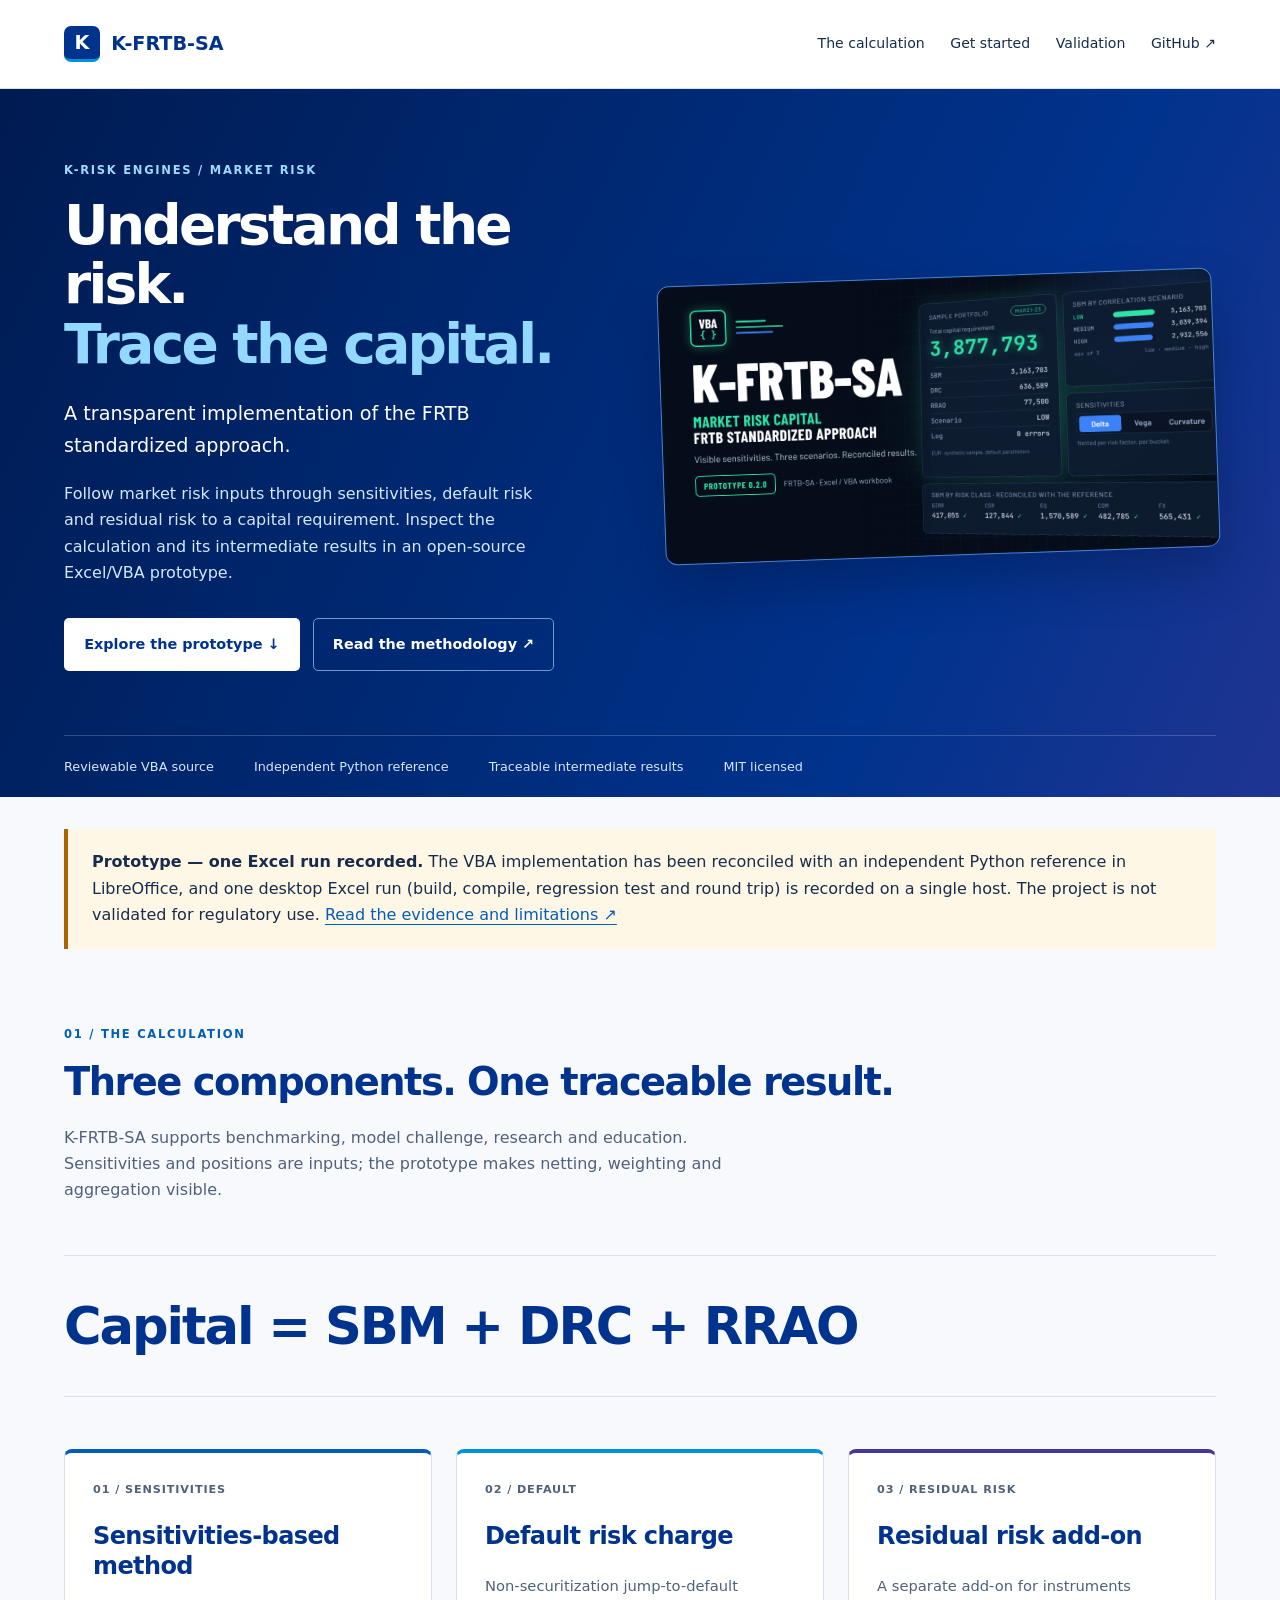
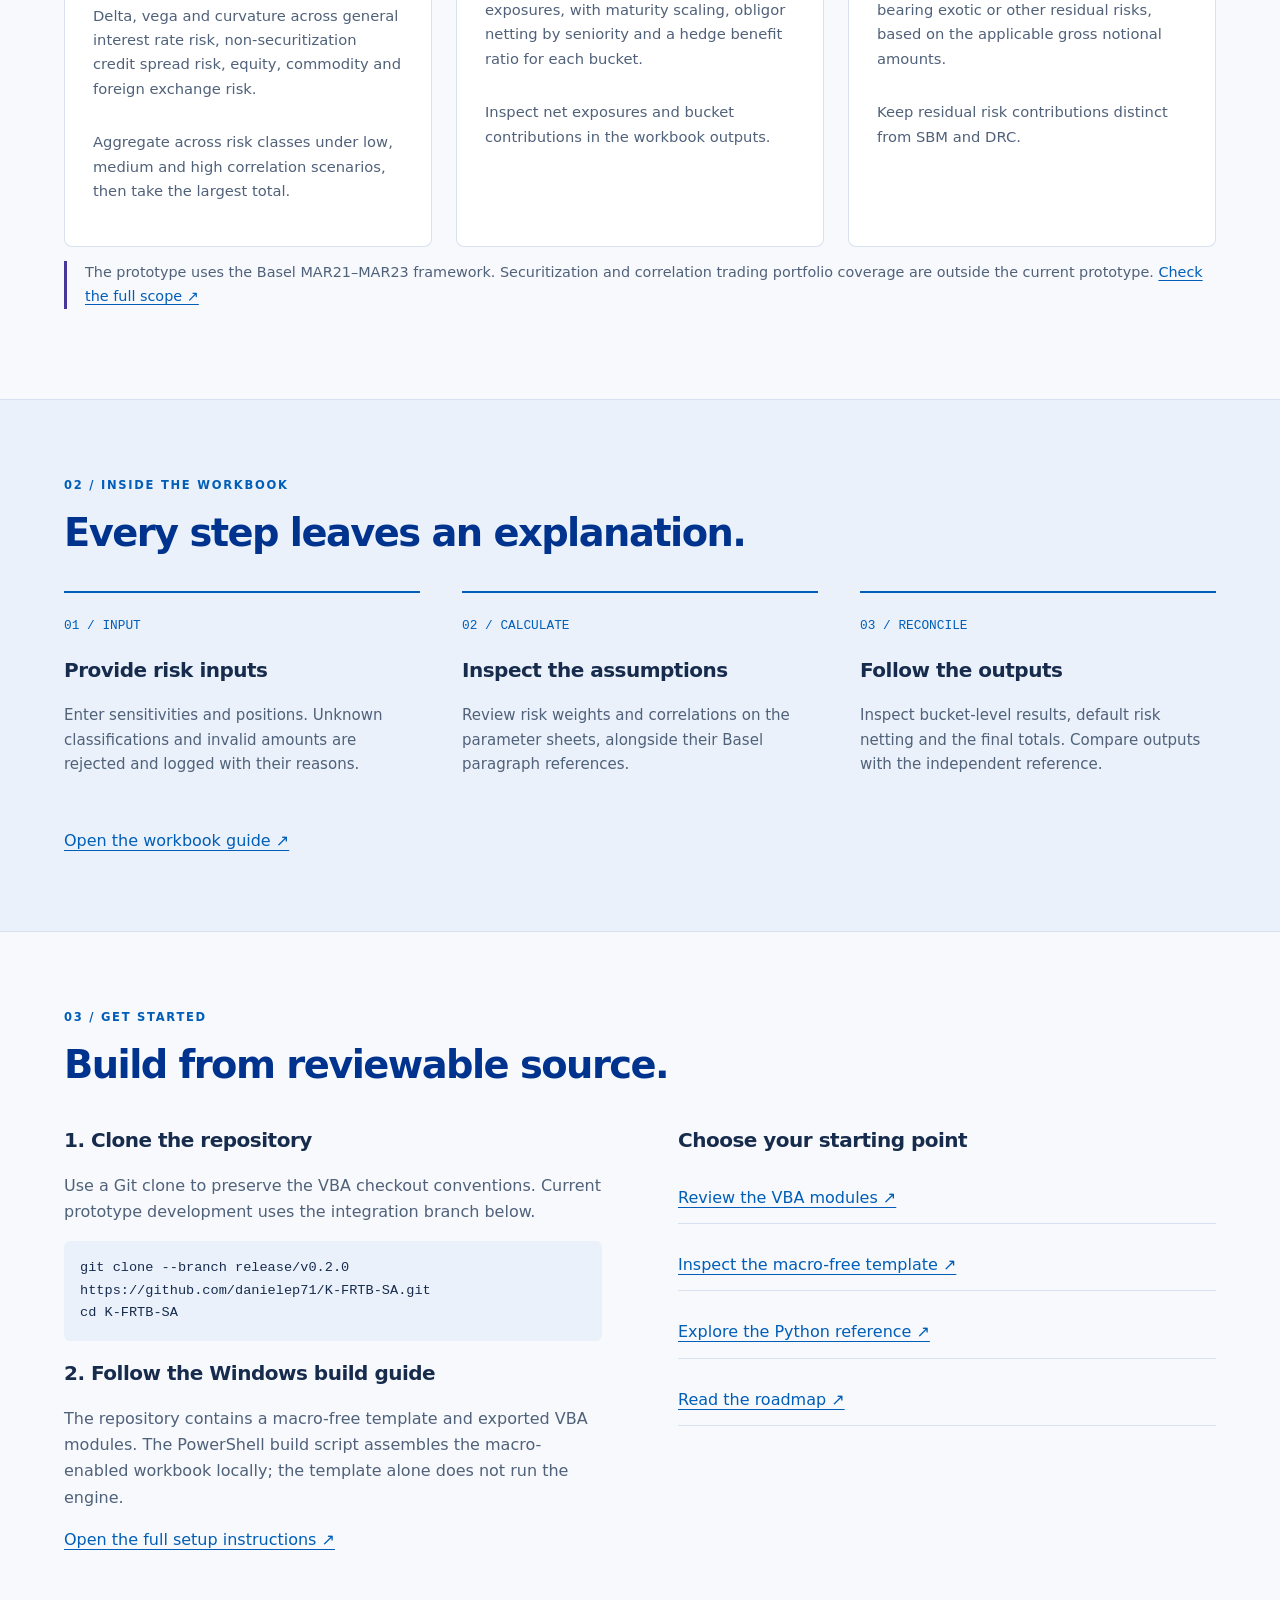
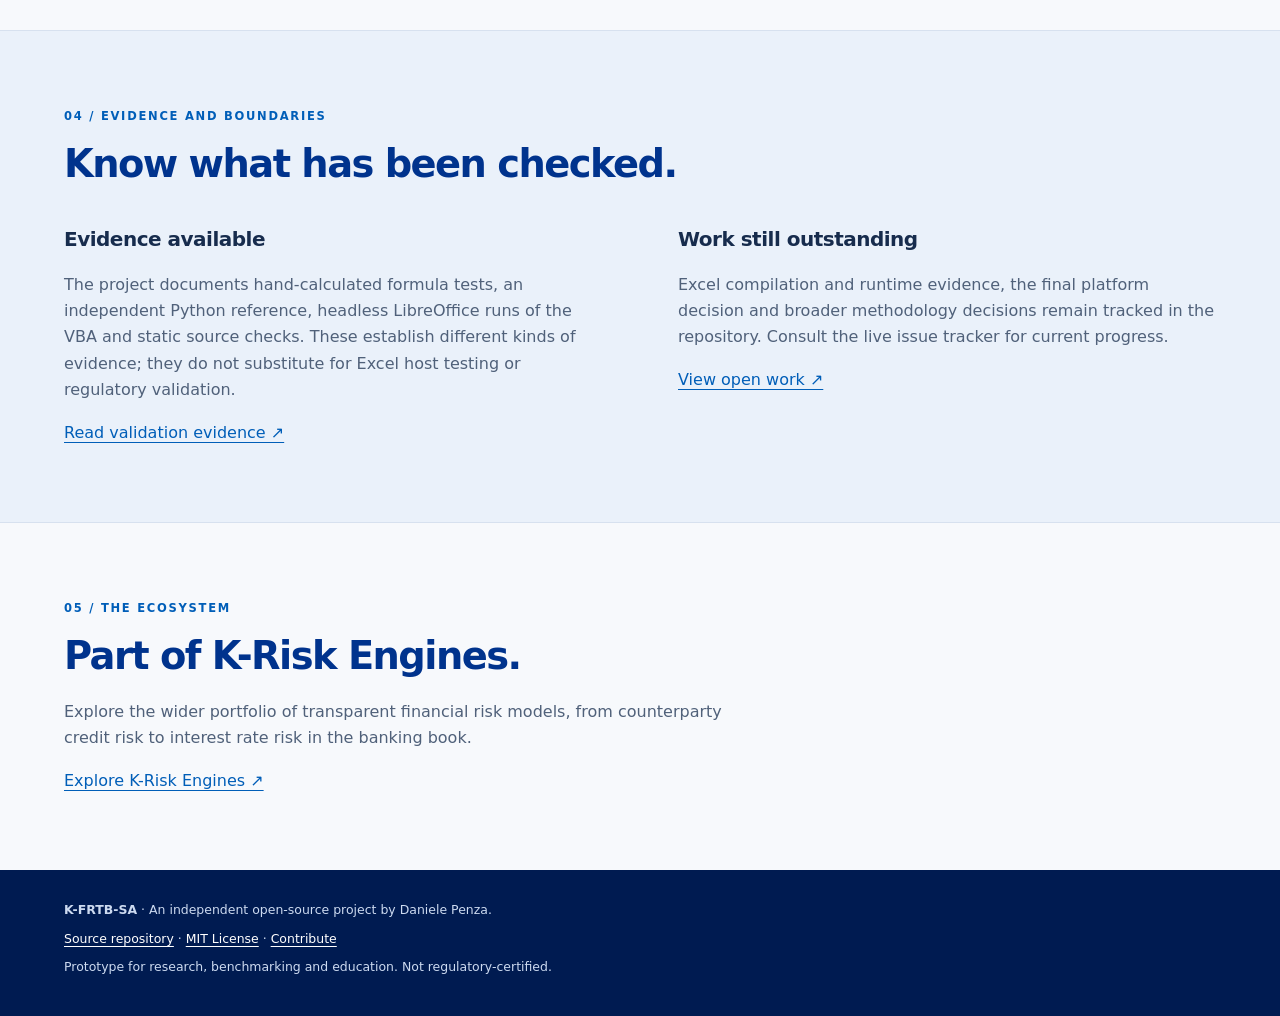
<file: index.html>
<!doctype html>
<html lang="en">
<head>
  <meta charset="utf-8">
  <meta name="viewport" content="width=device-width, initial-scale=1">
  <title>K-FRTB-SA — Traceable market risk capital</title>
  <meta name="description" content="Explore the K-FRTB-SA Excel/VBA prototype: transparent SBM, default risk charge and residual risk add-on, with independent Python reconciliation.">
  <meta name="theme-color" content="#00338d">
  <link rel="canonical" href="https://danielep71.github.io/K-FRTB-SA/">
  <meta property="og:type" content="website">
  <meta property="og:title" content="K-FRTB-SA — Traceable market risk capital">
  <meta property="og:description" content="Understand the inputs. Inspect the aggregation. Explain the capital. An open-source FRTB-SA prototype.">
  <meta property="og:url" content="https://danielep71.github.io/K-FRTB-SA/">
  <meta property="og:image" content="https://danielep71.github.io/K-FRTB-SA/docs/assets/FRTB_social_preview.png">
  <meta name="twitter:card" content="summary_large_image">
  <link rel="stylesheet" href="assets/site.css">
</head>
<body>
<a class="skip" href="#main">Skip to content</a>
<header><nav class="wrap" aria-label="Main navigation">
  <a class="brand" href="./"><span class="mark" aria-hidden="true">K</span> K-FRTB-SA</a>
  <div class="navlinks"><a href="#method">The calculation</a><a href="#start">Get started</a><a href="#evidence">Validation</a><a href="https://github.com/danielep71/K-FRTB-SA">GitHub ↗</a></div>
</nav></header>
<main id="main">
<section class="hero"><div class="wrap hero-grid">
  <div><p class="eyebrow">K-Risk Engines / Market risk</p>
    <h1>Understand the risk.<br><em>Trace the capital.</em></h1>
    <p class="lead">A transparent implementation of the FRTB standardized approach.</p>
    <p class="hero-copy">Follow market risk inputs through sensitivities, default risk and residual risk to a capital requirement. Inspect the calculation and its intermediate results in an open-source Excel/VBA prototype.</p>
    <div class="actions"><a class="button primary" href="#start">Explore the prototype ↓</a><a class="button ghost" href="https://github.com/danielep71/K-FRTB-SA/blob/main/docs/methodology.md">Read the methodology ↗</a></div>
  </div>
  <a class="hero-art" href="docs/assets/FRTB_social_preview.png"><img src="docs/assets/FRTB_social_preview.png" alt="Illustrative K-FRTB-SA sample portfolio: capital, correlation scenarios and risk-class contributions"></a>
</div><div class="wrap principles"><span>Reviewable VBA source</span><span>Independent Python reference</span><span>Traceable intermediate results</span><span>MIT licensed</span></div></section>
<div class="wrap">
  <aside class="status" aria-label="Prototype status"><p><strong>Prototype — one Excel run recorded.</strong> The VBA implementation has been reconciled with an independent Python reference in LibreOffice, and one desktop Excel run (build, compile, regression test and round trip) is recorded on a single host. The project is not validated for regulatory use. <a href="https://github.com/danielep71/K-FRTB-SA/blob/main/docs/validation.md">Read the evidence and limitations ↗</a></p></aside>
  <section id="method"><p class="eyebrow">01 / The calculation</p><h2>Three components. One traceable result.</h2>
    <p class="intro">K-FRTB-SA supports benchmarking, model challenge, research and education. Sensitivities and positions are inputs; the prototype makes netting, weighting and aggregation visible.</p>
    <p class="formula" aria-label="Capital equals SBM plus DRC plus RRAO">Capital = SBM + DRC + RRAO</p>
    <div class="cards three">
      <article class="card"><span class="category">01 / Sensitivities</span><h3>Sensitivities-based method</h3><p>Delta, vega and curvature across general interest rate risk, non-securitization credit spread risk, equity, commodity and foreign exchange risk.</p><p>Aggregate across risk classes under low, medium and high correlation scenarios, then take the largest total.</p></article>
      <article class="card"><span class="category">02 / Default</span><h3>Default risk charge</h3><p>Non-securitization jump-to-default exposures, with maturity scaling, obligor netting by seniority and a hedge benefit ratio for each bucket.</p><p>Inspect net exposures and bucket contributions in the workbook outputs.</p></article>
      <article class="card"><span class="category">03 / Residual risk</span><h3>Residual risk add-on</h3><p>A separate add-on for instruments bearing exotic or other residual risks, based on the applicable gross notional amounts.</p><p>Keep residual risk contributions distinct from SBM and DRC.</p></article>
    </div>
    <p class="note">The prototype uses the Basel MAR21–MAR23 framework. Securitization and correlation trading portfolio coverage are outside the current prototype. <a href="https://github.com/danielep71/K-FRTB-SA/blob/main/docs/SCOPE.md">Check the full scope ↗</a></p>
  </section>
</div>
<section class="tint"><div class="wrap"><p class="eyebrow">02 / Inside the workbook</p><h2>Every step leaves an explanation.</h2>
  <ol class="steps"><li><span class="number">01 / INPUT</span><h3>Provide risk inputs</h3><p>Enter sensitivities and positions. Unknown classifications and invalid amounts are rejected and logged with their reasons.</p></li><li><span class="number">02 / CALCULATE</span><h3>Inspect the assumptions</h3><p>Review risk weights and correlations on the parameter sheets, alongside their Basel paragraph references.</p></li><li><span class="number">03 / RECONCILE</span><h3>Follow the outputs</h3><p>Inspect bucket-level results, default risk netting and the final totals. Compare outputs with the independent reference.</p></li></ol>
  <a href="https://github.com/danielep71/K-FRTB-SA/blob/main/docs/workbook-guide.md">Open the workbook guide ↗</a>
</div></section>
<section id="start"><div class="wrap"><p class="eyebrow">03 / Get started</p><h2>Build from reviewable source.</h2>
  <div class="split"><div><h3>1. Clone the repository</h3><p>Use a Git clone to preserve the VBA checkout conventions. Current prototype development uses the integration branch below.</p><code class="code">git clone --branch release/v0.2.0 https://github.com/danielep71/K-FRTB-SA.git
cd K-FRTB-SA</code><h3>2. Follow the Windows build guide</h3><p>The repository contains a macro-free template and exported VBA modules. The PowerShell build script assembles the macro-enabled workbook locally; the template alone does not run the engine.</p><a href="https://github.com/danielep71/K-FRTB-SA/blob/main/README.md#quick-start">Open the full setup instructions ↗</a></div>
  <div><h3>Choose your starting point</h3><p class="resource"><a href="https://github.com/danielep71/K-FRTB-SA/tree/main/src/modules">Review the VBA modules ↗</a></p><p class="resource"><a href="https://github.com/danielep71/K-FRTB-SA/blob/main/src/workbook/FRTB_Template.xlsx">Inspect the macro-free template ↗</a></p><p class="resource"><a href="https://github.com/danielep71/K-FRTB-SA/blob/main/tests/frtb_reference.py">Explore the Python reference ↗</a></p><p class="resource"><a href="https://github.com/danielep71/K-FRTB-SA/blob/main/docs/ROADMAP.md">Read the roadmap ↗</a></p></div></div>
</div></section>
<section class="tint" id="evidence"><div class="wrap"><p class="eyebrow">04 / Evidence and boundaries</p><h2>Know what has been checked.</h2><div class="split">
  <div><h3>Evidence available</h3><p>The project documents hand-calculated formula tests, an independent Python reference, headless LibreOffice runs of the VBA and static source checks. These establish different kinds of evidence; they do not substitute for Excel host testing or regulatory validation.</p><a href="https://github.com/danielep71/K-FRTB-SA/blob/main/docs/validation.md">Read validation evidence ↗</a></div>
  <div><h3>Work still outstanding</h3><p>Excel compilation and runtime evidence, the final platform decision and broader methodology decisions remain tracked in the repository. Consult the live issue tracker for current progress.</p><a href="https://github.com/danielep71/K-FRTB-SA/issues">View open work ↗</a></div>
</div></div></section>
<section><div class="wrap"><p class="eyebrow">05 / The ecosystem</p><h2>Part of K-Risk Engines.</h2><p class="intro">Explore the wider portfolio of transparent financial risk models, from counterparty credit risk to interest rate risk in the banking book.</p><a href="https://danielep71.github.io/K-Risk-Engines/">Explore K-Risk Engines ↗</a></div></section>
</main>
<footer><div class="wrap"><p><strong>K-FRTB-SA</strong> · An independent open-source project by Daniele Penza.</p><p><a href="https://github.com/danielep71/K-FRTB-SA">Source repository</a> · <a href="https://github.com/danielep71/K-FRTB-SA/blob/main/LICENSE">MIT License</a> · <a href="https://github.com/danielep71/K-FRTB-SA/blob/main/CONTRIBUTING.md">Contribute</a></p><p>Prototype for research, benchmarking and education. Not regulatory-certified.</p></div></footer>
</body>
</html>
</file>
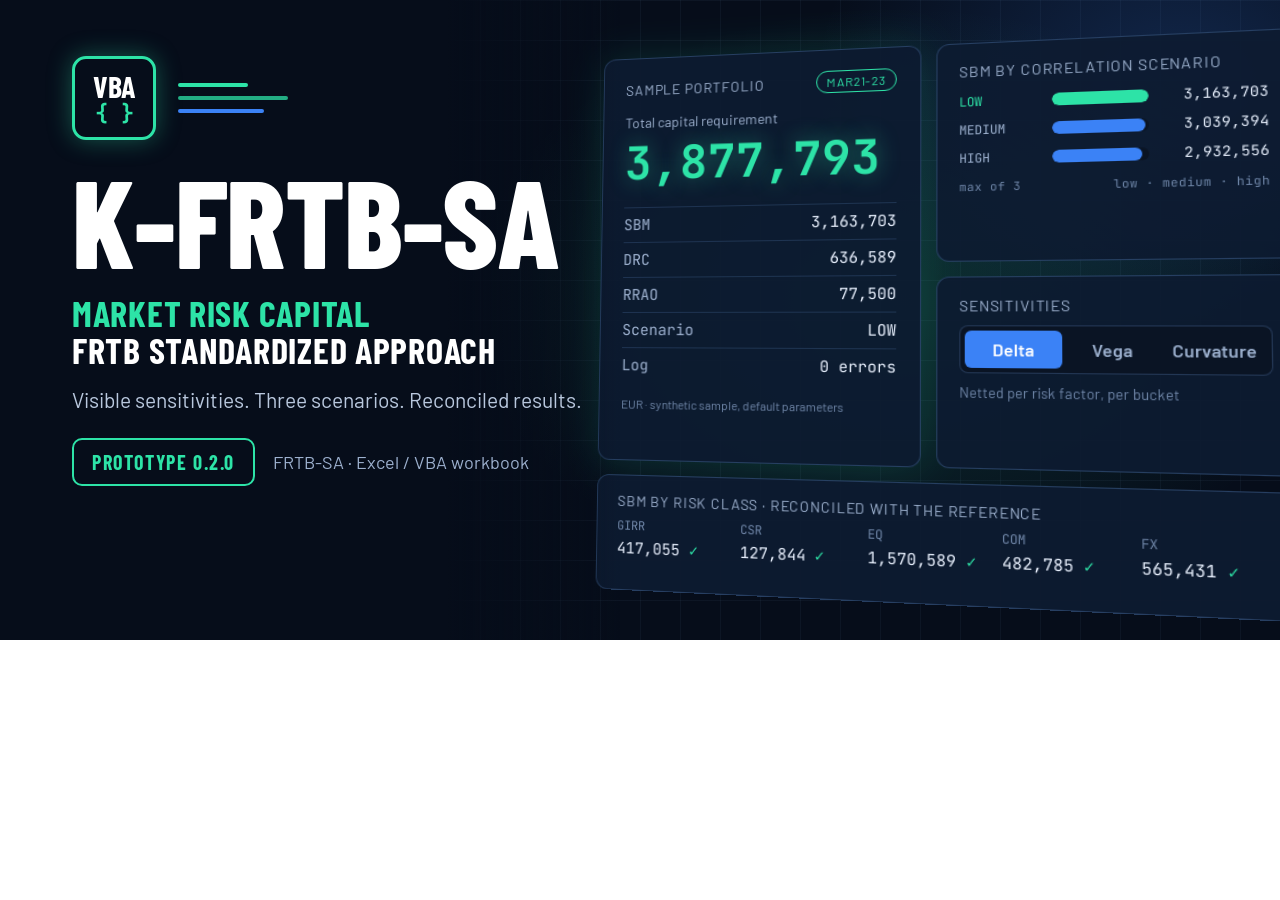
<file: docs/assets/FRTB_social_preview.html>
<!doctype html>
<html lang="en">
<head>
<meta charset="utf-8">
<title>K-FRTB-SA social preview</title>
<link href="https://fonts.googleapis.com/css2?family=Barlow+Condensed:wght@600;700;800&amp;family=Barlow:wght@400;500;600&amp;family=JetBrains+Mono:wght@400;500;700&amp;display=swap" rel="stylesheet">
<style>body{margin:0}</style>
</head>
<body>
<!-- Figures: synthetic sample portfolio of the workbook, default parameters, reporting currency EUR. -->
<div style="position: relative; width: 1280px; height: 640px; overflow: hidden; background-color: #060D1A; background-image: radial-gradient(ellipse 620px 420px at 900px 300px, rgba(45,227,167,0.16), transparent 70%), radial-gradient(ellipse 520px 380px at 1180px 80px, rgba(59,130,246,0.22), transparent 70%), linear-gradient(rgba(120,170,220,0.06) 1px, transparent 1px), linear-gradient(90deg, rgba(120,170,220,0.06) 1px, transparent 1px); background-size: auto, auto, 40px 40px, 40px 40px; font-family: 'Barlow', sans-serif; color: #EAF2FF">

<div style="position: absolute; left: 600px; top: 56px; width: 640px; height: 530px; transform: perspective(1400px) rotateY(-14deg) rotateX(4deg); transform-origin: left center; display: grid; grid-template-columns: repeat(2, minmax(0, 1fr)); grid-template-rows: auto auto auto; gap: 14px">

<div style="grid-row: span 2; display: flex; flex-direction: column; gap: 14px; padding: 20px 22px; background: rgba(13,27,48,0.92); border: 1px solid rgba(110,160,230,0.28); border-radius: 12px; box-shadow: 0 0 40px rgba(45,227,167,0.14)">
<div style="display: flex; justify-content: space-between; align-items: center; font-size: 14px; color: #9DB1CF; letter-spacing: 0.06em">
<span>SAMPLE PORTFOLIO</span>
<span style="padding: 3px 9px; border: 1px solid #2DE3A7; border-radius: 999px; color: #2DE3A7; font-size: 12px">MAR21-23</span>
</div>
<div style="display: flex; flex-direction: column; gap: 2px">
<span style="font-size: 14px; color: #9DB1CF">Total capital requirement</span>
<span style="font-family: 'JetBrains Mono', monospace; font-size: 46px; font-weight: 700; color: #2DE3A7; text-shadow: 0 0 22px rgba(45,227,167,0.45)">3,877,793</span>
</div>
<div style="display: flex; flex-direction: column; font-family: 'JetBrains Mono', monospace; font-size: 15px">
<div style="display: flex; justify-content: space-between; padding: 7px 0; border-top: 1px solid rgba(110,160,230,0.18)"><span style="color: #9DB1CF">SBM</span><span>3,163,703</span></div>
<div style="display: flex; justify-content: space-between; padding: 7px 0; border-top: 1px solid rgba(110,160,230,0.18)"><span style="color: #9DB1CF">DRC</span><span>636,589</span></div>
<div style="display: flex; justify-content: space-between; padding: 7px 0; border-top: 1px solid rgba(110,160,230,0.18)"><span style="color: #9DB1CF">RRAO</span><span>77,500</span></div>
<div style="display: flex; justify-content: space-between; padding: 7px 0; border-top: 1px solid rgba(110,160,230,0.18)"><span style="color: #9DB1CF">Scenario</span><span>LOW</span></div>
<div style="display: flex; justify-content: space-between; padding: 7px 0; border-top: 1px solid rgba(110,160,230,0.18)"><span style="color: #9DB1CF">Log</span><span>0 errors</span></div>
</div>
<span style="font-size: 12px; color: #6F86A8">EUR · synthetic sample, default parameters</span>
</div>

<div style="display: flex; flex-direction: column; gap: 12px; padding: 18px 20px; background: rgba(13,27,48,0.92); border: 1px solid rgba(110,160,230,0.28); border-radius: 12px">
<span style="font-size: 14px; color: #9DB1CF; letter-spacing: 0.06em">SBM BY CORRELATION SCENARIO</span>
<div style="display: flex; flex-direction: column; gap: 10px; font-family: 'JetBrains Mono', monospace"><div style="display: grid; grid-template-columns: 74px 1fr 92px; align-items: center; gap: 10px"><span style="font-size: 12px; color: #2DE3A7">LOW</span><div style="height: 12px; border-radius: 6px; background: #0A1424; overflow: hidden"><div style="width: 100.0%; height: 100%; border-radius: 6px; background: #2DE3A7"></div></div><span style="text-align: right; font-size: 13px">3,163,703</span></div><div style="display: grid; grid-template-columns: 74px 1fr 92px; align-items: center; gap: 10px"><span style="font-size: 12px; color: #9DB1CF">MEDIUM</span><div style="height: 12px; border-radius: 6px; background: #0A1424; overflow: hidden"><div style="width: 96.1%; height: 100%; border-radius: 6px; background: #3B82F6"></div></div><span style="text-align: right; font-size: 13px">3,039,394</span></div><div style="display: grid; grid-template-columns: 74px 1fr 92px; align-items: center; gap: 10px"><span style="font-size: 12px; color: #9DB1CF">HIGH</span><div style="height: 12px; border-radius: 6px; background: #0A1424; overflow: hidden"><div style="width: 92.7%; height: 100%; border-radius: 6px; background: #3B82F6"></div></div><span style="text-align: right; font-size: 13px">2,932,556</span></div></div>
<div style="display: flex; justify-content: space-between; font-family: 'JetBrains Mono', monospace; font-size: 11px; color: #6F86A8"><span>max of 3</span><span>low · medium · high</span></div>
</div>

<div style="display: flex; flex-direction: column; gap: 10px; padding: 18px 20px; background: rgba(13,27,48,0.92); border: 1px solid rgba(110,160,230,0.28); border-radius: 12px">
<span style="font-size: 14px; color: #9DB1CF; letter-spacing: 0.06em">SENSITIVITIES</span>
<div style="display: flex; padding: 4px; background: #0A1424; border: 1px solid rgba(110,160,230,0.25); border-radius: 8px; font-size: 16px; font-weight: 600">
<span style="flex: 1; text-align: center; padding: 8px 0; border-radius: 6px; background: #3B82F6; color: #FFFFFF">Delta</span>
<span style="flex: 1; text-align: center; padding: 8px 0; color: #9DB1CF">Vega</span>
<span style="flex: 1; text-align: center; padding: 8px 0; color: #9DB1CF">Curvature</span>
</div>
<span style="font-size: 13px; color: #6F86A8">Netted per risk factor, per bucket</span>
</div>

<div style="grid-column: span 2; display: flex; flex-direction: column; gap: 8px; padding: 16px 20px; background: rgba(13,27,48,0.92); border: 1px solid rgba(110,160,230,0.28); border-radius: 12px">
<span style="font-size: 14px; color: #9DB1CF; letter-spacing: 0.06em">SBM BY RISK CLASS · RECONCILED WITH THE REFERENCE</span>
<div style="display: grid; grid-template-columns: repeat(5, minmax(0, 1fr)); gap: 10px; font-family: 'JetBrains Mono', monospace"><div style="display: flex; flex-direction: column; gap: 4px"><span style="font-size: 12px; color: #6F86A8">GIRR</span><span style="font-size: 15px; white-space: nowrap">417,055 <span style="color: #2DE3A7">&#10003;</span></span></div><div style="display: flex; flex-direction: column; gap: 4px"><span style="font-size: 12px; color: #6F86A8">CSR</span><span style="font-size: 15px; white-space: nowrap">127,844 <span style="color: #2DE3A7">&#10003;</span></span></div><div style="display: flex; flex-direction: column; gap: 4px"><span style="font-size: 12px; color: #6F86A8">EQ</span><span style="font-size: 15px; white-space: nowrap">1,570,589 <span style="color: #2DE3A7">&#10003;</span></span></div><div style="display: flex; flex-direction: column; gap: 4px"><span style="font-size: 12px; color: #6F86A8">COM</span><span style="font-size: 15px; white-space: nowrap">482,785 <span style="color: #2DE3A7">&#10003;</span></span></div><div style="display: flex; flex-direction: column; gap: 4px"><span style="font-size: 12px; color: #6F86A8">FX</span><span style="font-size: 15px; white-space: nowrap">565,431 <span style="color: #2DE3A7">&#10003;</span></span></div></div>
</div>
</div>

<div style="position: absolute; left: 0; top: 0; width: 620px; height: 640px; background: linear-gradient(90deg, #060D1A 0%, #060D1A 72%, rgba(6,13,26,0) 100%)"></div>

<div style="position: absolute; left: 72px; top: 56px; width: 540px; display: flex; flex-direction: column; gap: 18px">
<div style="display: flex; align-items: center; gap: 22px">
<div style="width: 84px; height: 84px; box-sizing: border-box; border: 3px solid #2DE3A7; border-radius: 14px; display: flex; flex-direction: column; align-items: center; justify-content: center; gap: 2px; box-shadow: 0 0 24px rgba(45,227,167,0.35)">
<span style="font-family: 'Barlow Condensed', sans-serif; font-weight: 700; font-size: 30px; line-height: 1; color: #FFFFFF">VBA</span>
<span style="font-family: 'JetBrains Mono', monospace; font-weight: 700; font-size: 22px; line-height: 1; color: #2DE3A7">{ }</span>
</div>
<div style="display: flex; flex-direction: column; gap: 9px">
<div style="width: 70px; height: 4px; border-radius: 2px; background: #2DE3A7"></div>
<div style="width: 110px; height: 4px; border-radius: 2px; background: #2DE3A7; opacity: 0.75"></div>
<div style="width: 86px; height: 4px; border-radius: 2px; background: #3B82F6"></div>
</div>
</div>
<h1 style="margin: 6px 0 0 0; font-family: 'Barlow Condensed', sans-serif; font-weight: 800; font-size: 124px; line-height: 0.9; letter-spacing: -0.01em; color: #FFFFFF">K-FRTB-SA</h1>
<div style="font-family: 'Barlow Condensed', sans-serif; font-weight: 700; font-size: 36px; line-height: 1.05; letter-spacing: 0.02em; color: #2DE3A7">MARKET RISK CAPITAL<br><span style="color: #FFFFFF">FRTB STANDARDIZED APPROACH</span></div>
<div style="font-size: 21px; color: #B9C8DE">Visible sensitivities. Three scenarios. Reconciled results.</div>
<div style="display: flex; align-items: center; gap: 18px; margin-top: 8px">
<span style="padding: 10px 18px; border: 2px solid #2DE3A7; border-radius: 10px; font-family: 'Barlow Condensed', sans-serif; font-weight: 700; font-size: 20px; letter-spacing: 0.08em; color: #2DE3A7">PROTOTYPE 0.2.0</span>
<span style="font-size: 18px; color: #9DB1CF">FRTB-SA · Excel / VBA workbook</span>
</div>
</div>
</div>
</body>
</html>
</file>
<file: assets/site.css>
:root{color-scheme:light;--blue:#00338d;--bright:#005eb8;--cyan:#0091da;--purple:#483698;--ink:#172c4d;--muted:#50617a;--line:#d7e1ef;--paper:#f7f9fc}*{box-sizing:border-box}html{scroll-behavior:smooth;scroll-padding-top:2rem}body{margin:0;font-family:system-ui,-apple-system,BlinkMacSystemFont,"Segoe UI",sans-serif;color:var(--ink);background:var(--paper);line-height:1.65}a{color:var(--bright);text-underline-offset:.22em}a:hover{text-decoration-thickness:2px}a:focus-visible{outline:3px solid var(--cyan);outline-offset:5px}.wrap{width:min(1200px,90%);margin-inline:auto}.skip{position:absolute;top:-5rem;left:1rem;background:white;padding:.8rem;z-index:5}.skip:focus{top:1rem}header{background:white;border-bottom:1px solid var(--line)}nav{min-height:88px;display:flex;align-items:center;justify-content:space-between;gap:2rem}.brand{display:flex;align-items:center;gap:.7rem;font-weight:800;font-size:1.2rem;color:var(--blue);text-decoration:none;white-space:nowrap}.mark{background:var(--blue);color:white;display:grid;place-items:center;width:36px;height:36px;border-radius:7px;border-bottom:3px solid var(--cyan)}.navlinks{display:flex;gap:1.6rem;font-size:.88rem}.navlinks a{color:var(--ink);text-decoration:none}.navlinks a:hover{text-decoration:underline}.hero{background:linear-gradient(115deg,#001b51 0%,#00338d 72%,#483698 135%);color:white;padding:72px 0 0}.hero-grid{display:grid;grid-template-columns:1fr 1fr;gap:42px;align-items:center}.eyebrow{font-size:.72rem;font-weight:750;letter-spacing:.15em;text-transform:uppercase;color:var(--bright);margin:0 0 1rem}.hero .eyebrow,.closing .eyebrow{color:#9ed9ff}h1{font-size:clamp(2.6rem,4.3vw,4rem);line-height:1.08;letter-spacing:-.05em;margin:0 0 1.5rem}h1 em{font-style:normal;color:#93d8ff}.lead{font-size:1.2rem;max-width:36ch}.hero-copy{color:#d4e7fa;max-width:49ch}.hero-art{display:block;border:1px solid #4b82c7;border-radius:12px;overflow:hidden;box-shadow:0 25px 50px #00123855;transform:rotate(-2deg)}.hero-art img{width:100%;height:auto;display:block}.actions{display:flex;flex-wrap:wrap;gap:.8rem;margin-top:2rem}.button{display:inline-block;padding:.85rem 1.2rem;border-radius:5px;font-size:.9rem;font-weight:650;text-decoration:none;border:1px solid transparent}.primary{background:white;color:var(--blue)}.primary:hover{background:#e8f4ff}.ghost{border-color:#7399ce;color:white}.principles{display:flex;gap:2.5rem;flex-wrap:wrap;border-top:1px solid #ffffff30;margin-top:64px;padding:20px 0;font-size:.8rem;color:#d4e7fa}section:not(.hero){padding-block:76px}h2{font-size:clamp(1.9rem,3vw,2.6rem);color:var(--blue);line-height:1.15;letter-spacing:-.04em;margin:0 0 1.3rem}h3{font-size:1.25rem;line-height:1.25;letter-spacing:-.025em}.section-heading{display:grid;grid-template-columns:1fr 1fr;gap:3rem;align-items:center;margin-bottom:32px}.intro{color:var(--muted);max-width:66ch}.cards{display:grid;grid-template-columns:1fr 1fr;gap:24px}.card{background:white;border:1px solid var(--line);border-top:4px solid var(--bright);border-radius:8px;padding:28px;display:flex;flex-direction:column}.card:nth-child(2){border-top-color:var(--cyan)}.card:nth-child(3){border-top-color:var(--purple)}.card.planned{border-top-color:#8796ad;background:#f0f3f8}.card-top{display:flex;align-items:center;justify-content:space-between;gap:10px;flex-wrap:wrap}.category{font-size:.7rem;text-transform:uppercase;letter-spacing:.08em;font-weight:700;color:var(--muted)}.badge{border:1px solid #c8d2e4;border-radius:99px;padding:3px 9px;font-size:.68rem;font-weight:700;white-space:nowrap;color:var(--purple);background:#f1eff9}.badge.released{color:var(--blue);background:#e9f3ff}.card h3{font-size:2rem;margin:22px 0 8px;color:var(--blue)}.question{font-weight:650;color:var(--ink);margin-top:0}.card p:not(.question){font-size:.92rem;color:var(--muted)}.evidence{border-left:2px solid var(--line);padding-left:14px;margin:14px 0 24px}.card-links{display:flex;flex-wrap:wrap;gap:18px;margin-top:auto;padding-top:18px;border-top:1px solid var(--line);font-size:.83rem;font-weight:650}.asof{font-size:.78rem;color:var(--muted);margin-top:22px}.framework{margin:40px 0 0;background:white;border:1px solid var(--line);border-top:4px solid var(--blue);border-radius:8px;padding:24px}.framework img{width:100%;height:auto;display:block}.framework figcaption{font-size:.86rem;color:var(--muted);margin-top:16px;max-width:90ch}.framework figcaption strong{color:var(--blue)}.tint{background:#eaf1fa;border-block:1px solid var(--line)}.steps{padding:0;list-style:none;display:grid;grid-template-columns:repeat(3,1fr);gap:42px;margin:36px 0}.steps li{border-top:2px solid var(--bright);padding-top:18px}.number{font: .8rem ui-monospace,monospace;color:var(--bright)}.steps p{color:var(--muted);font-size:.94rem}.note{border-left:3px solid var(--purple);padding-left:18px;font-size:.9rem;color:var(--muted)}.split{display:grid;grid-template-columns:1fr 1fr;gap:76px}.split p{color:var(--muted)}.roadmap{list-style:none;padding:0}.roadmap li{border-top:1px solid var(--line);padding:18px 0}.roadmap strong{display:block;color:var(--blue)}.roadmap span{display:block;color:var(--muted);font-size:.94rem;margin-top:5px}.closing{background:var(--blue);color:white}.closing .wrap{display:flex;gap:32px;justify-content:space-between;align-items:center}.closing h2{color:white;margin:0}.closing .button{flex-shrink:0}footer{padding:30px 0;background:#001b51;color:#ccdaf0;font-size:.78rem}footer a{color:white}footer p{margin:0 0 8px}@media(max-width:1000px){nav{flex-direction:column;align-items:flex-start;gap:16px;padding-block:20px}.hero-grid{grid-template-columns:1fr;gap:36px}.hero-art{max-width:720px;transform:none}.hero{padding-top:48px}.hero-copy{max-width:65ch}.principles{margin-top:40px}}@media(max-width:680px){.navlinks{flex-wrap:wrap;gap:.7rem 1.2rem}.cards,.steps,.split,.section-heading{grid-template-columns:1fr;gap:24px}.card{padding:22px}.section-heading{gap:0}.principles{gap:.7rem 1.4rem}section:not(.hero){padding-block:48px}.closing .wrap{display:block}.closing .button{margin-top:24px}.hero-art{border-radius:6px}h1{font-size:2.7rem}.steps{gap:26px}}@media(prefers-reduced-motion:reduce){html{scroll-behavior:auto}}

/* Risk-category reading order: framework, engine, usage, aggregation. */
.risk-nav{min-height:0;justify-content:flex-start;flex-wrap:wrap;padding:28px 0;gap:12px 28px;border-bottom:1px solid var(--line)}
.risk-nav a{font-size:.9rem;font-weight:650}
.risk-section + .risk-section{border-top:1px solid var(--line)}
.risk-section .intro{max-width:85ch;margin-bottom:32px}
.risk-section > .card{margin-top:48px}
.risk-section > .framework{margin:0 0 48px}
.model-stack{display:grid;gap:28px}
.model-diagrams{display:grid;gap:24px;margin:24px 0 48px}
.model-diagrams .framework{margin:0}
.model-diagrams img{max-width:100%;height:auto}
@media(max-width:680px){.risk-nav{gap:12px;padding-block:24px}.framework{padding:12px}.risk-section > .card{margin-top:32px}}

/* Project page additions. */
.formula{font-size:clamp(1.8rem,4vw,3.4rem);font-weight:750;letter-spacing:-.04em;color:var(--blue);padding:28px 0;border-block:1px solid var(--line)}.three{grid-template-columns:repeat(3,1fr)}.status{background:#fff7e6;border-left:4px solid #ac6500;padding:20px 24px;margin-top:32px}.status p{margin:0}.code{display:block;white-space:pre-wrap;overflow-wrap:anywhere;background:#eaf1fa;padding:16px;border-radius:6px;font-size:.85rem}.card h3{font-size:1.5rem}.resource{padding-block:12px;border-bottom:1px solid var(--line)}summary{cursor:pointer;font-weight:650;color:var(--blue)}details p{max-width:75ch}@media(max-width:800px){.three{grid-template-columns:1fr}}
</file>
